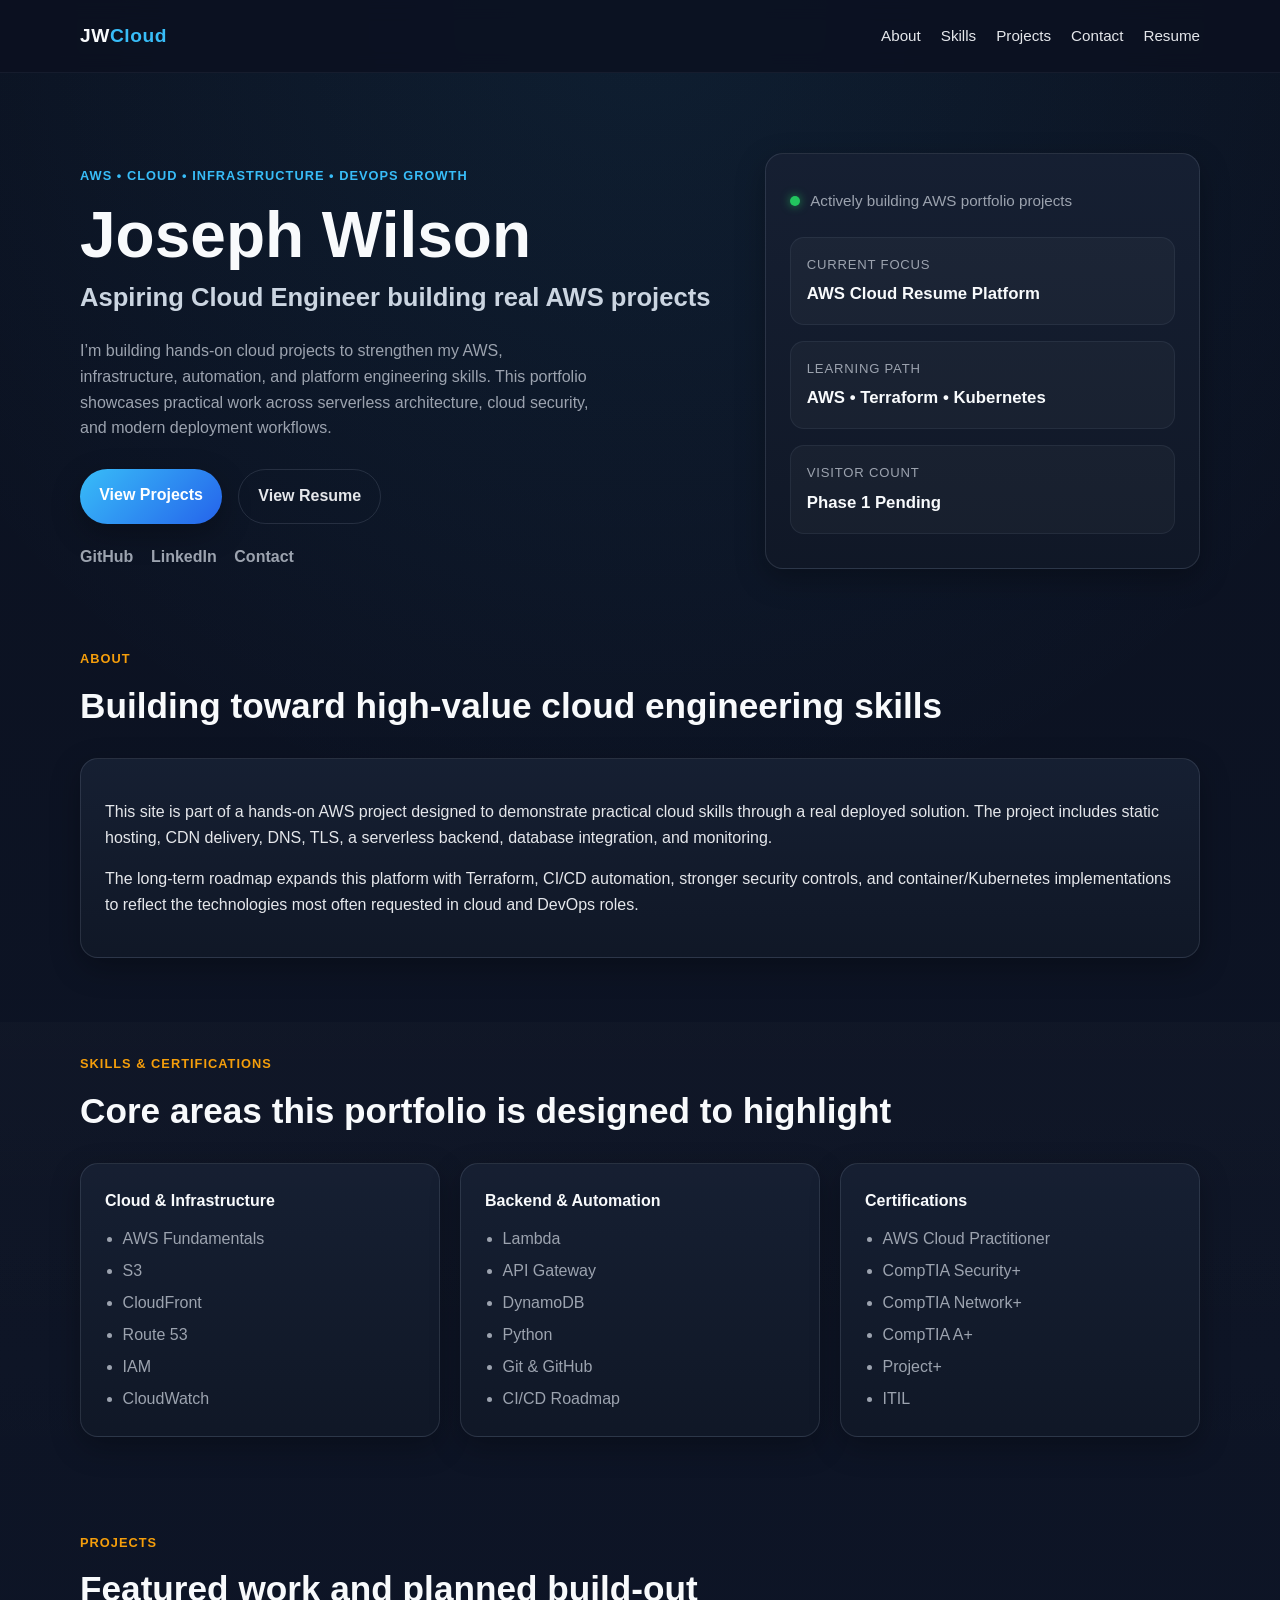
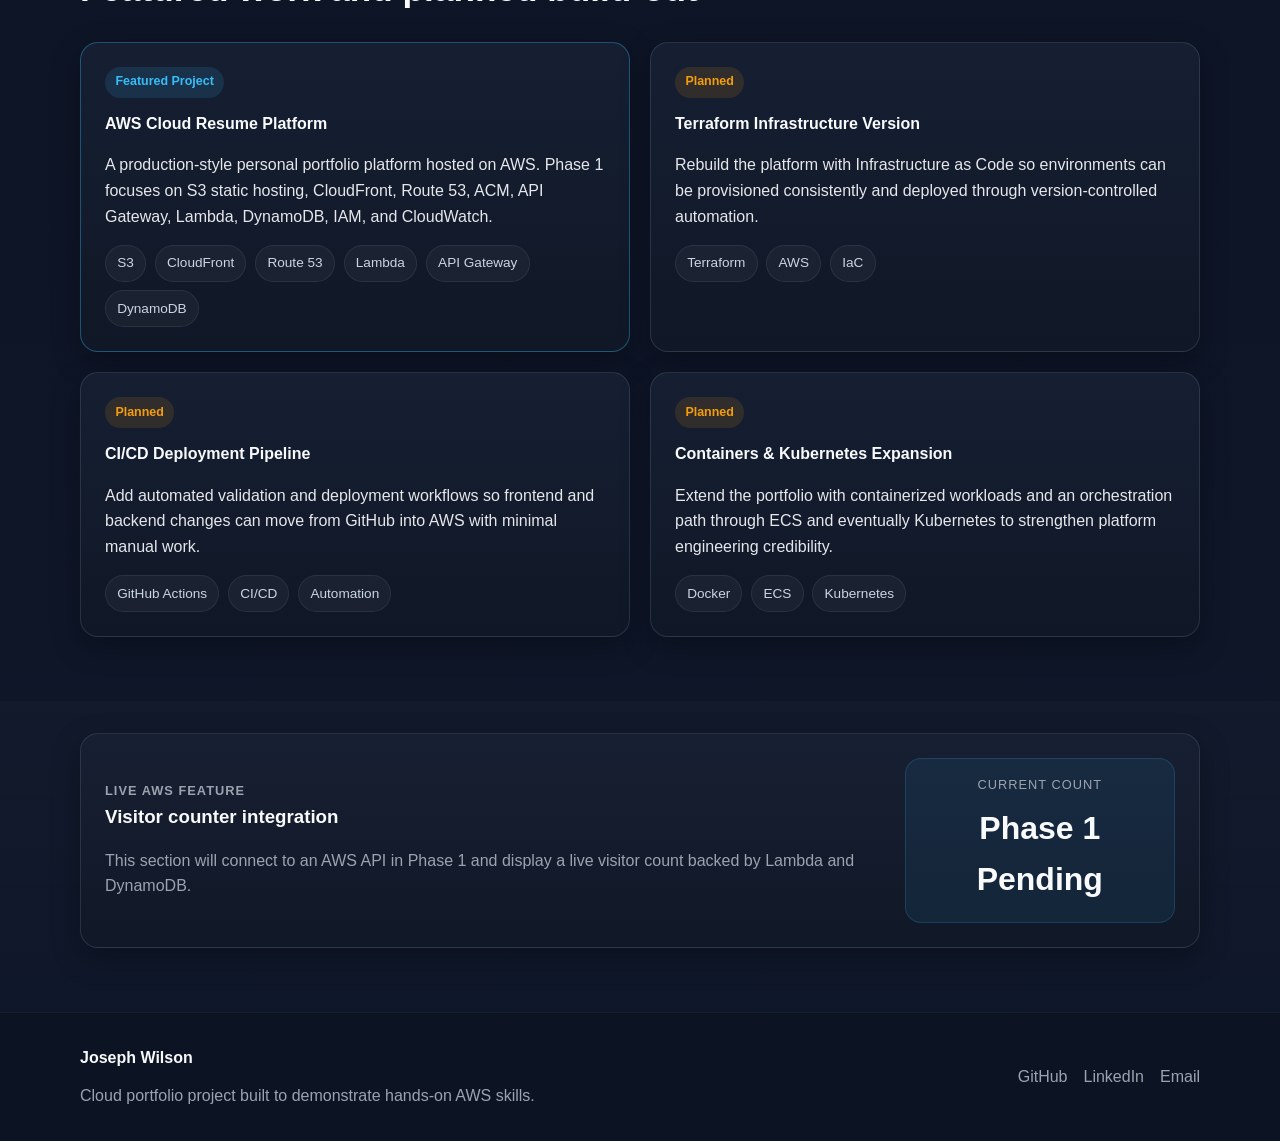
<file: frontend/index.html>
<!DOCTYPE html>
<html lang="en">
<head>
  <meta charset="UTF-8" />
  <meta name="viewport" content="width=device-width, initial-scale=1.0" />
  <title>Joseph Wilson | AWS Cloud Portfolio</title>
  <meta
    name="description"
    content="AWS cloud engineering portfolio for Joseph Wilson featuring cloud projects, certifications, and hands-on AWS experience."
  />
  <link rel="stylesheet" href="styles.css" />
</head>
<body>
  <header class="site-header">
    <div class="container nav-container">
      <a href="index.html" class="logo">JW<span class="accent">Cloud</span></a>
      <nav class="main-nav">
        <a href="#about">About</a>
        <a href="#skills">Skills</a>
        <a href="#projects">Projects</a>
        <a href="#contact">Contact</a>
        <a href="resume.html">Resume</a>
      </nav>
    </div>
  </header>

  <main>
    <section class="hero">
      <div class="container hero-grid">
        <div class="hero-text">
          <p class="eyebrow">AWS • Cloud • Infrastructure • DevOps Growth</p>
          <h1>Joseph Wilson</h1>
          <h2>Aspiring Cloud Engineer building real AWS projects</h2>
          <p class="hero-description">
            I’m building hands-on cloud projects to strengthen my AWS, infrastructure,
            automation, and platform engineering skills. This portfolio showcases
            practical work across serverless architecture, cloud security, and
            modern deployment workflows.
          </p>

          <div class="hero-actions">
            <a class="btn btn-primary" href="#projects">View Projects</a>
            <a class="btn btn-secondary" href="resume.html">View Resume</a>
          </div>

          <div class="hero-links">
            <a href="https://github.com/" target="_blank" rel="noopener noreferrer">GitHub</a>
            <a href="https://www.linkedin.com/" target="_blank" rel="noopener noreferrer">LinkedIn</a>
            <a href="#contact">Contact</a>
          </div>
        </div>

        <aside class="hero-card">
          <div class="status-row">
            <span class="status-dot"></span>
            <span>Actively building AWS portfolio projects</span>
          </div>

          <div class="hero-stat">
            <span class="stat-label">Current Focus</span>
            <span class="stat-value">AWS Cloud Resume Platform</span>
          </div>

          <div class="hero-stat">
            <span class="stat-label">Learning Path</span>
            <span class="stat-value">AWS • Terraform • Kubernetes</span>
          </div>

          <div class="hero-stat">
            <span class="stat-label">Visitor Count</span>
            <span class="stat-value" id="visitor-count">Loading...</span>
          </div>
        </aside>
      </div>
    </section>

    <section id="about" class="section">
      <div class="container">
        <div class="section-heading">
          <p class="section-label">About</p>
          <h3>Building toward high-value cloud engineering skills</h3>
        </div>

        <div class="card">
          <p>
            This site is part of a hands-on AWS project designed to demonstrate
            practical cloud skills through a real deployed solution. The project
            includes static hosting, CDN delivery, DNS, TLS, a serverless backend,
            database integration, and monitoring.
          </p>
          <p>
            The long-term roadmap expands this platform with Terraform,
            CI/CD automation, stronger security controls, and container/Kubernetes
            implementations to reflect the technologies most often requested in
            cloud and DevOps roles.
          </p>
        </div>
      </div>
    </section>

    <section id="skills" class="section alt-section">
      <div class="container">
        <div class="section-heading">
          <p class="section-label">Skills & Certifications</p>
          <h3>Core areas this portfolio is designed to highlight</h3>
        </div>

        <div class="grid three-col">
          <article class="card skill-card">
            <h4>Cloud & Infrastructure</h4>
            <ul>
              <li>AWS Fundamentals</li>
              <li>S3</li>
              <li>CloudFront</li>
              <li>Route 53</li>
              <li>IAM</li>
              <li>CloudWatch</li>
            </ul>
          </article>

          <article class="card skill-card">
            <h4>Backend & Automation</h4>
            <ul>
              <li>Lambda</li>
              <li>API Gateway</li>
              <li>DynamoDB</li>
              <li>Python</li>
              <li>Git & GitHub</li>
              <li>CI/CD Roadmap</li>
            </ul>
          </article>

          <article class="card skill-card">
            <h4>Certifications</h4>
            <ul>
              <li>AWS Cloud Practitioner</li>
              <li>CompTIA Security+</li>
              <li>CompTIA Network+</li>
              <li>CompTIA A+</li>
              <li>Project+</li>
              <li>ITIL</li>
            </ul>
          </article>
        </div>
      </div>
    </section>

    <section id="projects" class="section">
      <div class="container">
        <div class="section-heading">
          <p class="section-label">Projects</p>
          <h3>Featured work and planned build-out</h3>
        </div>

        <div class="grid project-grid">
          <article class="card project-card featured">
            <div class="project-tag">Featured Project</div>
            <h4>AWS Cloud Resume Platform</h4>
            <p>
              A production-style personal portfolio platform hosted on AWS.
              Phase 1 focuses on S3 static hosting, CloudFront, Route 53, ACM,
              API Gateway, Lambda, DynamoDB, IAM, and CloudWatch.
            </p>
            <div class="tech-list">
              <span>S3</span>
              <span>CloudFront</span>
              <span>Route 53</span>
              <span>Lambda</span>
              <span>API Gateway</span>
              <span>DynamoDB</span>
            </div>
          </article>

          <article class="card project-card">
            <div class="project-tag muted">Planned</div>
            <h4>Terraform Infrastructure Version</h4>
            <p>
              Rebuild the platform with Infrastructure as Code so environments
              can be provisioned consistently and deployed through version-controlled
              automation.
            </p>
            <div class="tech-list">
              <span>Terraform</span>
              <span>AWS</span>
              <span>IaC</span>
            </div>
          </article>

          <article class="card project-card">
            <div class="project-tag muted">Planned</div>
            <h4>CI/CD Deployment Pipeline</h4>
            <p>
              Add automated validation and deployment workflows so frontend and
              backend changes can move from GitHub into AWS with minimal manual work.
            </p>
            <div class="tech-list">
              <span>GitHub Actions</span>
              <span>CI/CD</span>
              <span>Automation</span>
            </div>
          </article>

          <article class="card project-card">
            <div class="project-tag muted">Planned</div>
            <h4>Containers & Kubernetes Expansion</h4>
            <p>
              Extend the portfolio with containerized workloads and an orchestration
              path through ECS and eventually Kubernetes to strengthen platform
              engineering credibility.
            </p>
            <div class="tech-list">
              <span>Docker</span>
              <span>ECS</span>
              <span>Kubernetes</span>
            </div>
          </article>
        </div>
      </div>
    </section>

    <section class="section alt-section">
      <div class="container">
        <div class="banner-card">
          <div>
            <p class="section-label">Live AWS Feature</p>
            <h3>Visitor counter integration</h3>
            <p>
              This section will connect to an AWS API in Phase 1 and display a
              live visitor count backed by Lambda and DynamoDB.
            </p>
          </div>
          <div class="banner-counter">
            <span class="banner-counter-label">Current Count</span>
            <span class="banner-counter-value" id="visitor-count-banner">Loading...</span>
          </div>
        </div>
      </div>
    </section>
  </main>

  <footer id="contact" class="site-footer">
    <div class="container footer-content">
      <div>
        <h4>Joseph Wilson</h4>
        <p>Cloud portfolio project built to demonstrate hands-on AWS skills.</p>
      </div>

      <div class="footer-links">
        <a href="https://github.com/" target="_blank" rel="noopener noreferrer">GitHub</a>
        <a href="https://www.linkedin.com/" target="_blank" rel="noopener noreferrer">LinkedIn</a>
        <a href="mailto:jww2816@gmail.com">Email</a>
      </div>
    </div>
  </footer>

  <script src="app.js"></script>
</body>
</html>
</file>
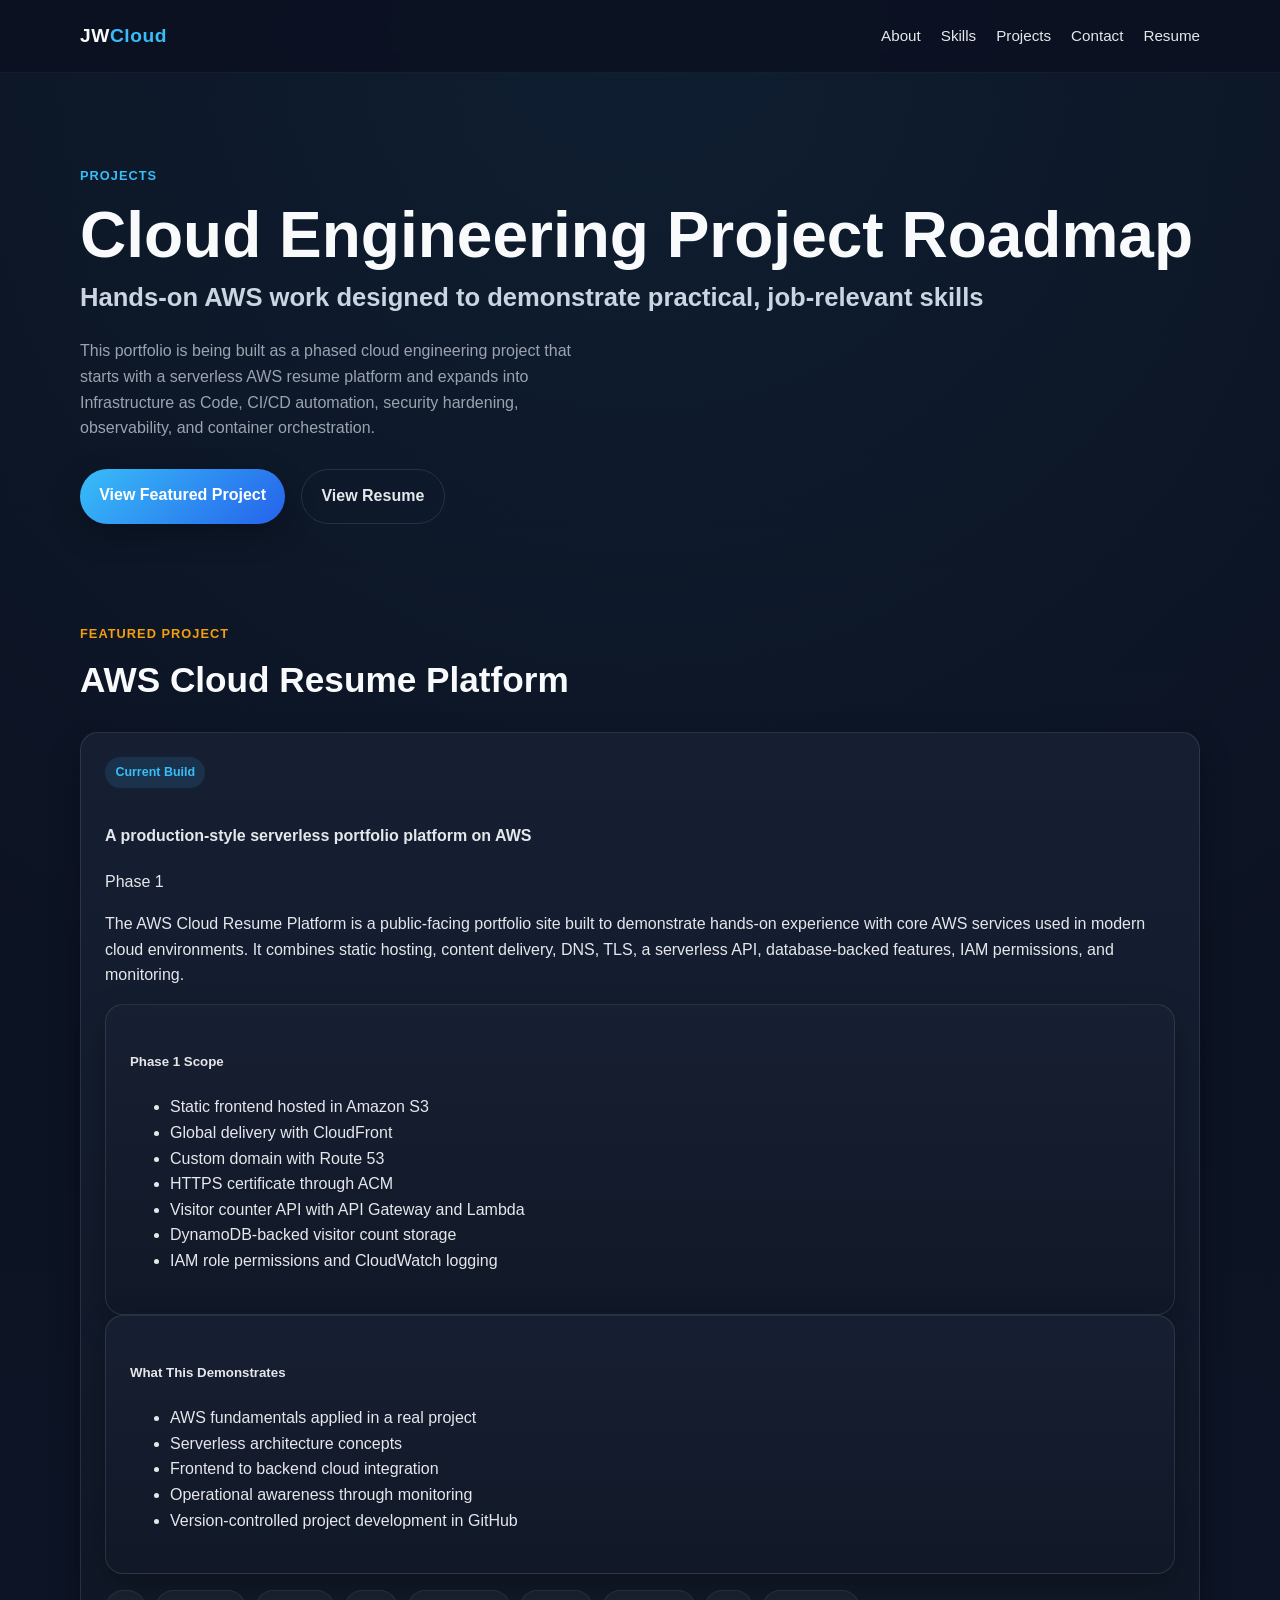
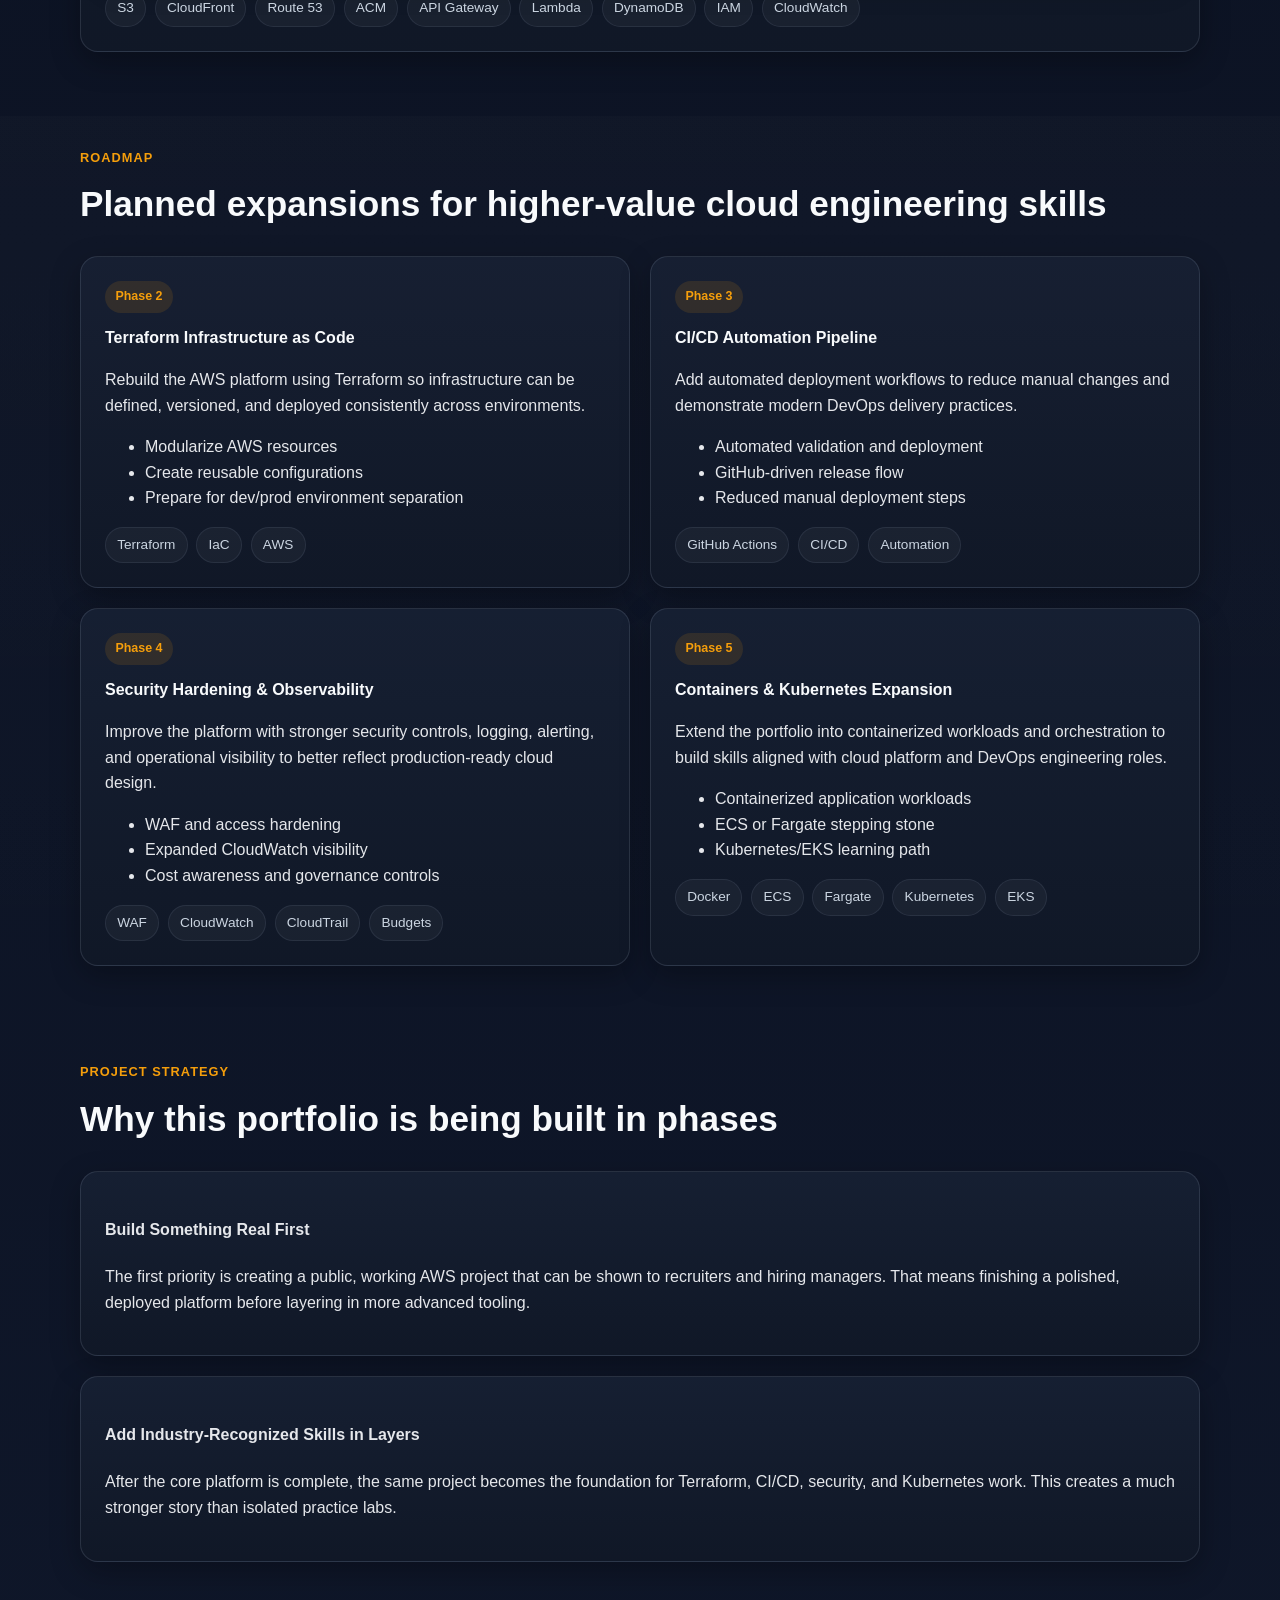
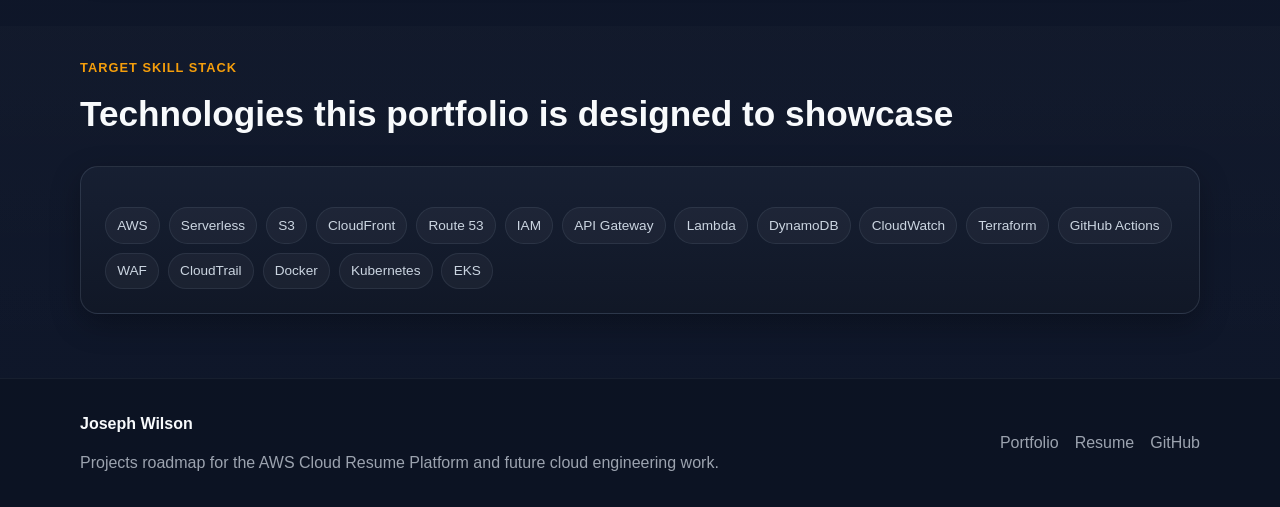
<file: frontend/projects.html>
<!DOCTYPE html>
<html lang="en">
<head>
  <meta charset="UTF-8" />
  <meta name="viewport" content="width=device-width, initial-scale=1.0" />
  <title>Joseph Wilson | Projects</title>
  <meta
    name="description"
    content="Projects page for Joseph Wilson featuring AWS cloud engineering, Terraform, CI/CD, security, and Kubernetes roadmap work."
  />
  <link rel="stylesheet" href="styles.css" />
</head>
<body>
  <header class="site-header">
    <div class="container nav-container">
      <a href="index.html" class="logo">JW<span class="accent">Cloud</span></a>
      <nav class="main-nav">
        <a href="index.html#about">About</a>
        <a href="index.html#skills">Skills</a>
        <a href="projects.html">Projects</a>
        <a href="index.html#contact">Contact</a>
        <a href="resume.html">Resume</a>
      </nav>
    </div>
  </header>

  <main>
    <section class="hero hero-compact">
      <div class="container">
        <p class="eyebrow">Projects</p>
        <h1>Cloud Engineering Project Roadmap</h1>
        <h2>Hands-on AWS work designed to demonstrate practical, job-relevant skills</h2>
        <p class="hero-description">
          This portfolio is being built as a phased cloud engineering project that starts
          with a serverless AWS resume platform and expands into Infrastructure as Code,
          CI/CD automation, security hardening, observability, and container orchestration.
        </p>

        <div class="hero-actions">
          <a class="btn btn-primary" href="#featured-project">View Featured Project</a>
          <a class="btn btn-secondary" href="resume.html">View Resume</a>
        </div>
      </div>
    </section>

    <section id="featured-project" class="section">
      <div class="container">
        <div class="section-heading">
          <p class="section-label">Featured Project</p>
          <h3>AWS Cloud Resume Platform</h3>
        </div>

        <article class="card project-detail-card">
          <div class="project-detail-header">
            <div>
              <div class="project-tag">Current Build</div>
              <h4>A production-style serverless portfolio platform on AWS</h4>
            </div>
            <span class="resume-date">Phase 1</span>
          </div>

          <p>
            The AWS Cloud Resume Platform is a public-facing portfolio site built to
            demonstrate hands-on experience with core AWS services used in modern cloud
            environments. It combines static hosting, content delivery, DNS, TLS, a
            serverless API, database-backed features, IAM permissions, and monitoring.
          </p>

          <div class="project-detail-grid">
            <div class="card inner-card">
              <h5>Phase 1 Scope</h5>
              <ul class="resume-list">
                <li>Static frontend hosted in Amazon S3</li>
                <li>Global delivery with CloudFront</li>
                <li>Custom domain with Route 53</li>
                <li>HTTPS certificate through ACM</li>
                <li>Visitor counter API with API Gateway and Lambda</li>
                <li>DynamoDB-backed visitor count storage</li>
                <li>IAM role permissions and CloudWatch logging</li>
              </ul>
            </div>

            <div class="card inner-card">
              <h5>What This Demonstrates</h5>
              <ul class="resume-list">
                <li>AWS fundamentals applied in a real project</li>
                <li>Serverless architecture concepts</li>
                <li>Frontend to backend cloud integration</li>
                <li>Operational awareness through monitoring</li>
                <li>Version-controlled project development in GitHub</li>
              </ul>
            </div>
          </div>

          <div class="tech-list">
            <span>S3</span>
            <span>CloudFront</span>
            <span>Route 53</span>
            <span>ACM</span>
            <span>API Gateway</span>
            <span>Lambda</span>
            <span>DynamoDB</span>
            <span>IAM</span>
            <span>CloudWatch</span>
          </div>
        </article>
      </div>
    </section>

    <section class="section alt-section">
      <div class="container">
        <div class="section-heading">
          <p class="section-label">Roadmap</p>
          <h3>Planned expansions for higher-value cloud engineering skills</h3>
        </div>

        <div class="grid project-grid">
          <article class="card project-card">
            <div class="project-tag muted">Phase 2</div>
            <h4>Terraform Infrastructure as Code</h4>
            <p>
              Rebuild the AWS platform using Terraform so infrastructure can be defined,
              versioned, and deployed consistently across environments.
            </p>
            <ul class="resume-list compact-list">
              <li>Modularize AWS resources</li>
              <li>Create reusable configurations</li>
              <li>Prepare for dev/prod environment separation</li>
            </ul>
            <div class="tech-list">
              <span>Terraform</span>
              <span>IaC</span>
              <span>AWS</span>
            </div>
          </article>

          <article class="card project-card">
            <div class="project-tag muted">Phase 3</div>
            <h4>CI/CD Automation Pipeline</h4>
            <p>
              Add automated deployment workflows to reduce manual changes and demonstrate
              modern DevOps delivery practices.
            </p>
            <ul class="resume-list compact-list">
              <li>Automated validation and deployment</li>
              <li>GitHub-driven release flow</li>
              <li>Reduced manual deployment steps</li>
            </ul>
            <div class="tech-list">
              <span>GitHub Actions</span>
              <span>CI/CD</span>
              <span>Automation</span>
            </div>
          </article>

          <article class="card project-card">
            <div class="project-tag muted">Phase 4</div>
            <h4>Security Hardening & Observability</h4>
            <p>
              Improve the platform with stronger security controls, logging, alerting,
              and operational visibility to better reflect production-ready cloud design.
            </p>
            <ul class="resume-list compact-list">
              <li>WAF and access hardening</li>
              <li>Expanded CloudWatch visibility</li>
              <li>Cost awareness and governance controls</li>
            </ul>
            <div class="tech-list">
              <span>WAF</span>
              <span>CloudWatch</span>
              <span>CloudTrail</span>
              <span>Budgets</span>
            </div>
          </article>

          <article class="card project-card">
            <div class="project-tag muted">Phase 5</div>
            <h4>Containers & Kubernetes Expansion</h4>
            <p>
              Extend the portfolio into containerized workloads and orchestration to
              build skills aligned with cloud platform and DevOps engineering roles.
            </p>
            <ul class="resume-list compact-list">
              <li>Containerized application workloads</li>
              <li>ECS or Fargate stepping stone</li>
              <li>Kubernetes/EKS learning path</li>
            </ul>
            <div class="tech-list">
              <span>Docker</span>
              <span>ECS</span>
              <span>Fargate</span>
              <span>Kubernetes</span>
              <span>EKS</span>
            </div>
          </article>
        </div>
      </div>
    </section>

    <section class="section">
      <div class="container">
        <div class="section-heading">
          <p class="section-label">Project Strategy</p>
          <h3>Why this portfolio is being built in phases</h3>
        </div>

        <div class="grid two-col">
          <article class="card">
            <h4>Build Something Real First</h4>
            <p>
              The first priority is creating a public, working AWS project that can be
              shown to recruiters and hiring managers. That means finishing a polished,
              deployed platform before layering in more advanced tooling.
            </p>
          </article>

          <article class="card">
            <h4>Add Industry-Recognized Skills in Layers</h4>
            <p>
              After the core platform is complete, the same project becomes the foundation
              for Terraform, CI/CD, security, and Kubernetes work. This creates a much
              stronger story than isolated practice labs.
            </p>
          </article>
        </div>
      </div>
    </section>

    <section class="section alt-section">
      <div class="container">
        <div class="section-heading">
          <p class="section-label">Target Skill Stack</p>
          <h3>Technologies this portfolio is designed to showcase</h3>
        </div>

        <article class="card">
          <div class="tech-list">
            <span>AWS</span>
            <span>Serverless</span>
            <span>S3</span>
            <span>CloudFront</span>
            <span>Route 53</span>
            <span>IAM</span>
            <span>API Gateway</span>
            <span>Lambda</span>
            <span>DynamoDB</span>
            <span>CloudWatch</span>
            <span>Terraform</span>
            <span>GitHub Actions</span>
            <span>WAF</span>
            <span>CloudTrail</span>
            <span>Docker</span>
            <span>Kubernetes</span>
            <span>EKS</span>
          </div>
        </article>
      </div>
    </section>
  </main>

  <footer class="site-footer">
    <div class="container footer-content">
      <div>
        <h4>Joseph Wilson</h4>
        <p>Projects roadmap for the AWS Cloud Resume Platform and future cloud engineering work.</p>
      </div>

      <div class="footer-links">
        <a href="index.html">Portfolio</a>
        <a href="resume.html">Resume</a>
        <a href="https://github.com/" target="_blank" rel="noopener noreferrer">GitHub</a>
      </div>
    </div>
  </footer>
</body>
</html>
</file>
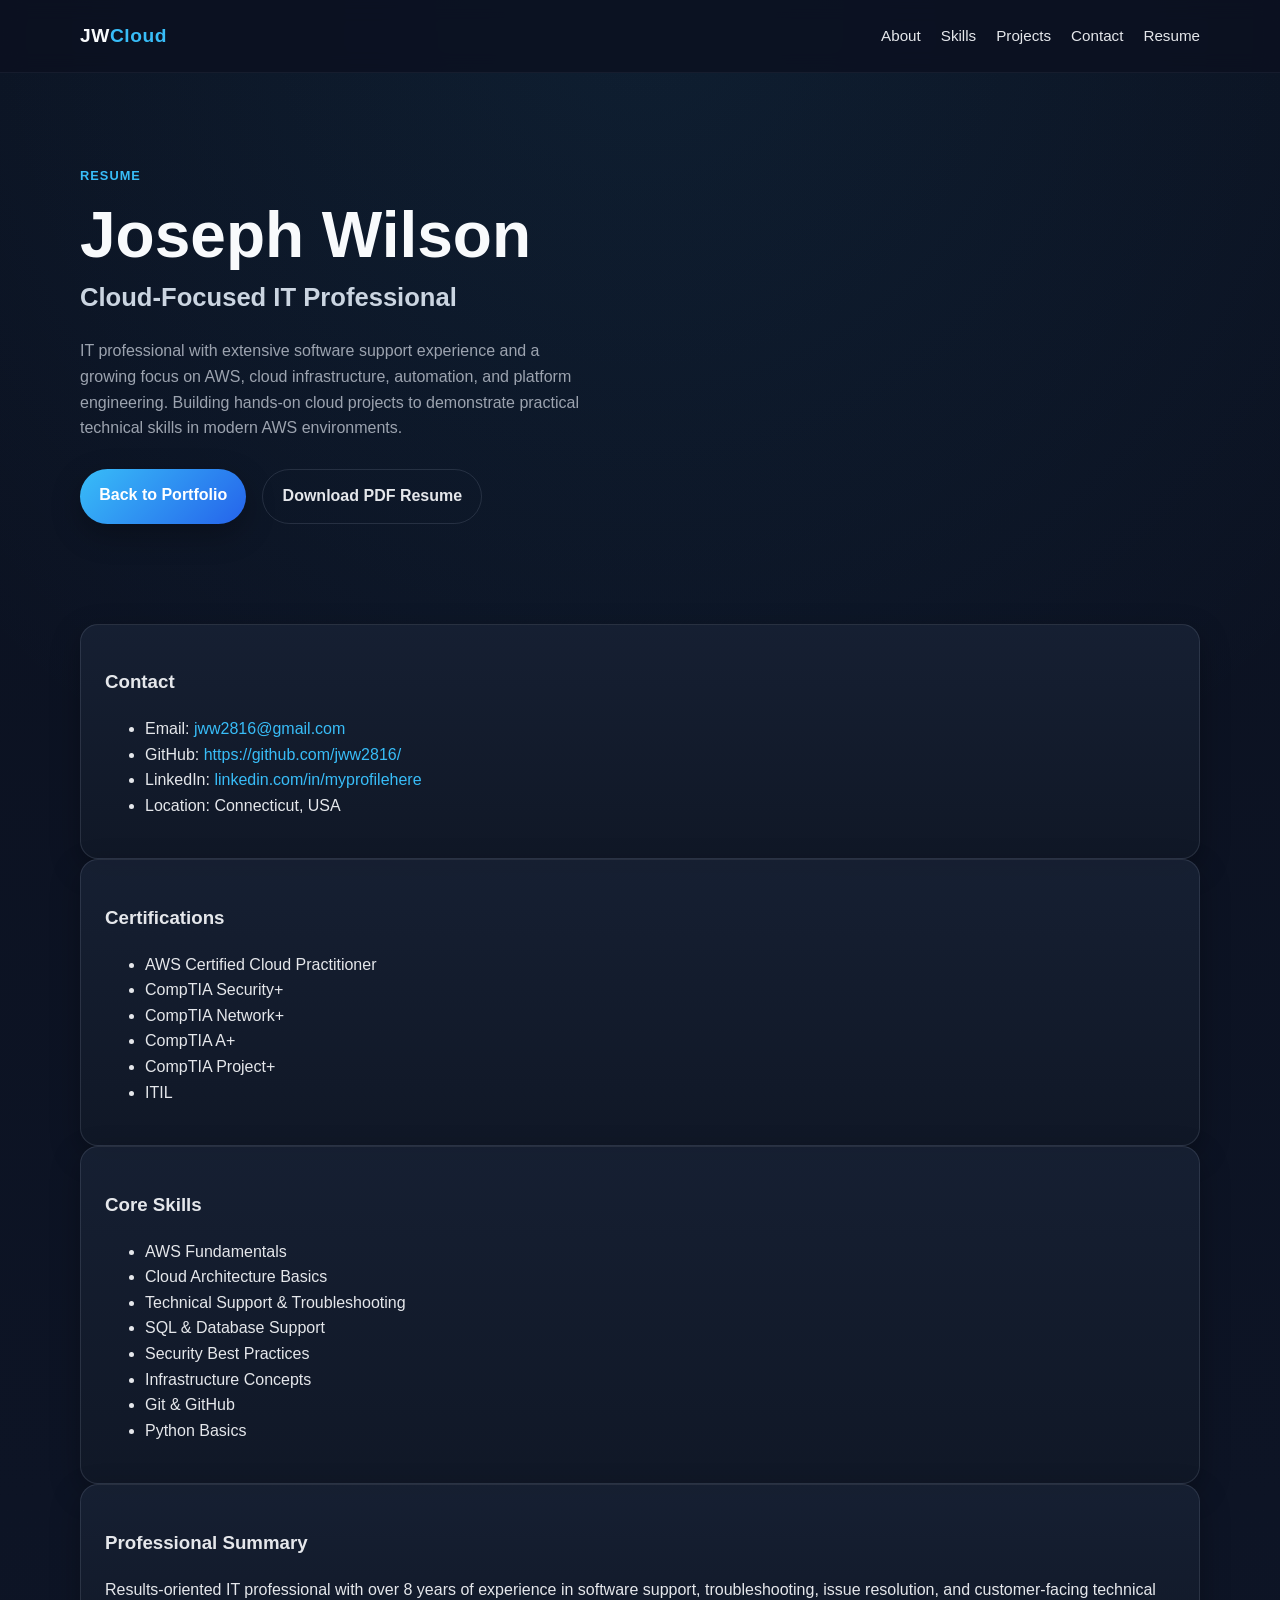
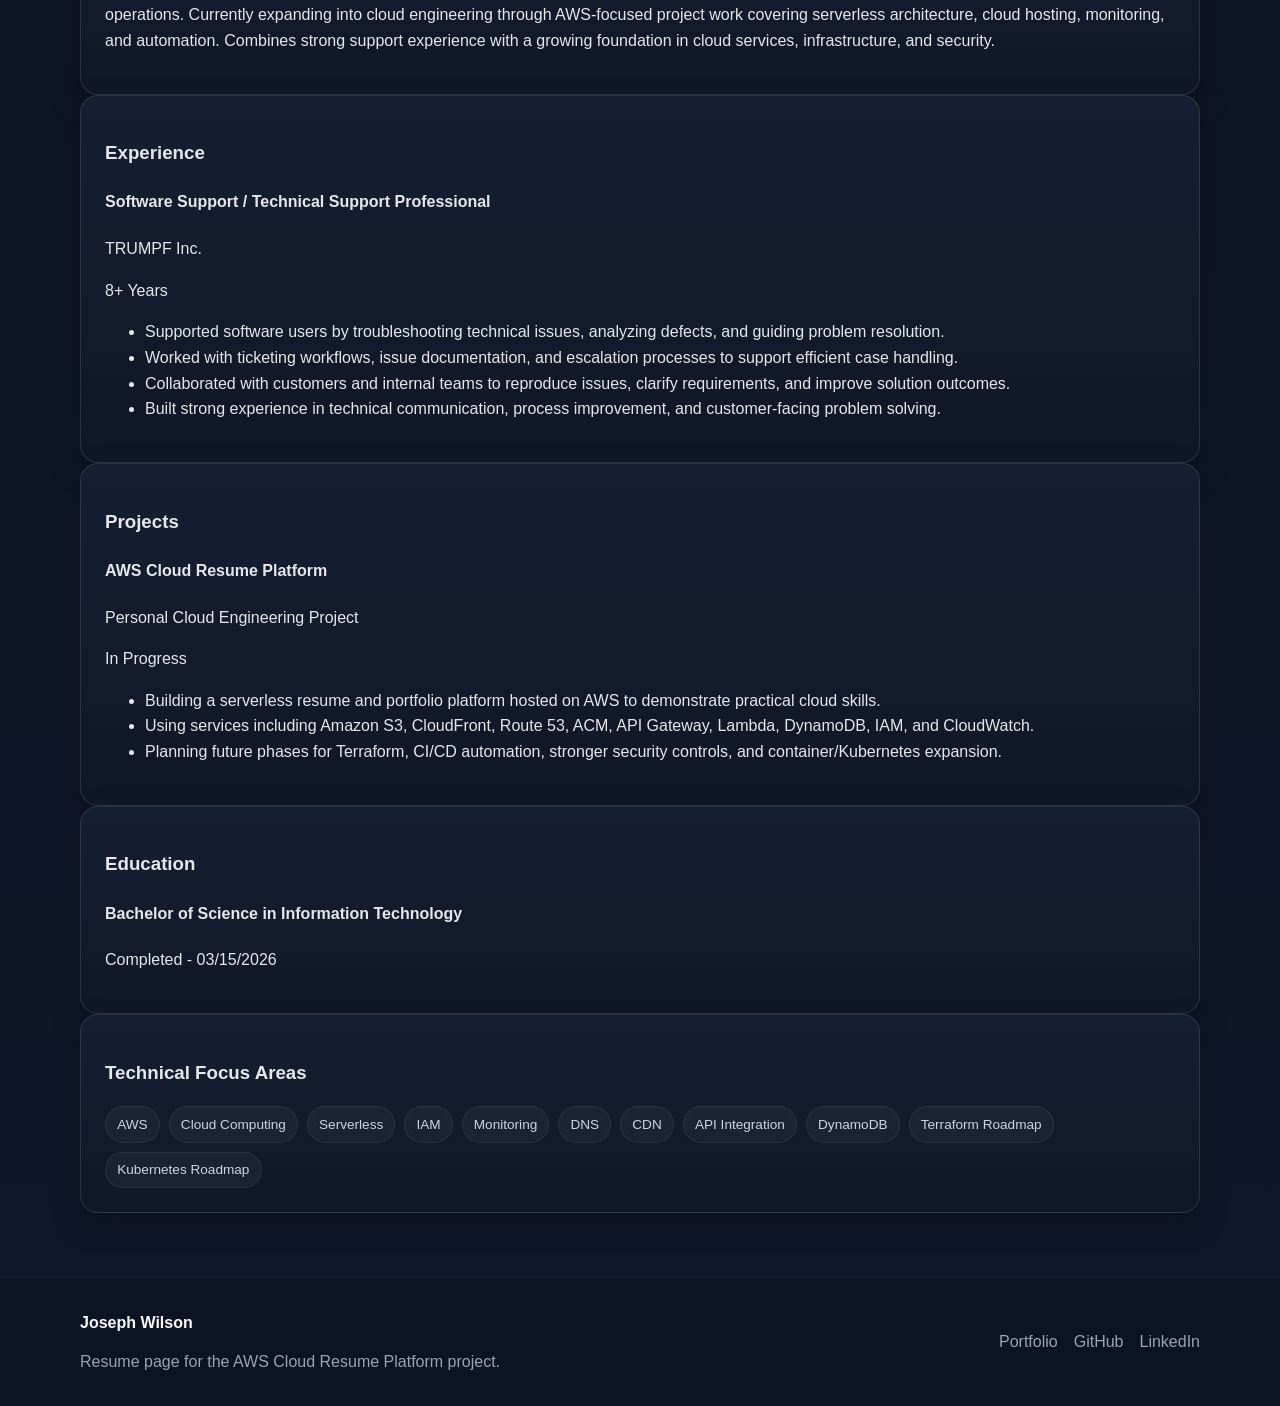
<file: frontend/resume.html>
<!DOCTYPE html>
<html lang="en">
<head>
  <meta charset="UTF-8" />
  <meta name="viewport" content="width=device-width, initial-scale=1.0" />
  <title>Joseph Wilson | Resume</title>
  <meta
    name="description"
    content="Resume page for Joseph Wilson featuring cloud, IT support, and technical experience."
  />
  <link rel="stylesheet" href="styles.css" />
</head>
<body>
  <header class="site-header">
    <div class="container nav-container">
      <a href="index.html" class="logo">JW<span class="accent">Cloud</span></a>
      <nav class="main-nav">
        <a href="index.html#about">About</a>
        <a href="index.html#skills">Skills</a>
        <a href="index.html#projects">Projects</a>
        <a href="index.html#contact">Contact</a>
        <a href="resume.html">Resume</a>
      </nav>
    </div>
  </header>

  <main>
    <section class="hero hero-compact">
      <div class="container">
        <p class="eyebrow">Resume</p>
        <h1>Joseph Wilson</h1>
        <h2>Cloud-Focused IT Professional</h2>
        <p class="hero-description">
          IT professional with extensive software support experience and a growing
          focus on AWS, cloud infrastructure, automation, and platform engineering.
          Building hands-on cloud projects to demonstrate practical technical skills
          in modern AWS environments.
        </p>

        <div class="hero-actions">
          <a class="btn btn-primary" href="index.html">Back to Portfolio</a>
          <a class="btn btn-secondary" href="Joseph-Wilson-Resume.pdf" target="_blank" rel="noopener noreferrer">Download PDF Resume</a>
        </div>
      </div>
    </section>

    <section class="section">
      <div class="container resume-layout">
        <aside class="resume-sidebar">
          <article class="card">
            <h3>Contact</h3>
            <ul class="resume-list plain-list">
              <li>Email: <a href="mailto:jww2816@gmail.com">jww2816@gmail.com</a></li>
              <li>GitHub: <a href="https://github.com/jww2816/ target="_blank" rel="noopener noreferrer">https://github.com/jww2816/</a></li>
              <li>LinkedIn: <a href="https://www.linkedin.com/" target="_blank" rel="noopener noreferrer">linkedin.com/in/myprofilehere</a></li>
              <li>Location: Connecticut, USA</li>
            </ul>
          </article>

          <article class="card">
            <h3>Certifications</h3>
            <ul class="resume-list">
              <li>AWS Certified Cloud Practitioner</li>
              <li>CompTIA Security+</li>
              <li>CompTIA Network+</li>
              <li>CompTIA A+</li>
              <li>CompTIA Project+</li>
              <li>ITIL</li>
            </ul>
          </article>

          <article class="card">
            <h3>Core Skills</h3>
            <ul class="resume-list">
              <li>AWS Fundamentals</li>
              <li>Cloud Architecture Basics</li>
              <li>Technical Support & Troubleshooting</li>
              <li>SQL & Database Support</li>
              <li>Security Best Practices</li>
              <li>Infrastructure Concepts</li>
              <li>Git & GitHub</li>
              <li>Python Basics</li>
            </ul>
          </article>
        </aside>

        <div class="resume-main">
          <article class="card resume-section">
            <h3>Professional Summary</h3>
            <p>
              Results-oriented IT professional with over 8 years of experience in
              software support, troubleshooting, issue resolution, and customer-facing
              technical operations. Currently expanding into cloud engineering through
              AWS-focused project work covering serverless architecture, cloud hosting,
              monitoring, and automation. Combines strong support experience with a
              growing foundation in cloud services, infrastructure, and security.
            </p>
          </article>

          <article class="card resume-section">
            <h3>Experience</h3>

            <div class="resume-entry">
              <div class="resume-entry-header">
                <div>
                  <h4>Software Support / Technical Support Professional</h4>
                  <p class="resume-meta">TRUMPF Inc.</p>
                </div>
                <span class="resume-date">8+ Years</span>
              </div>
              <ul class="resume-list">
                <li>Supported software users by troubleshooting technical issues, analyzing defects, and guiding problem resolution.</li>
                <li>Worked with ticketing workflows, issue documentation, and escalation processes to support efficient case handling.</li>
                <li>Collaborated with customers and internal teams to reproduce issues, clarify requirements, and improve solution outcomes.</li>
                <li>Built strong experience in technical communication, process improvement, and customer-facing problem solving.</li>
              </ul>
            </div>
          </article>

          <article class="card resume-section">
            <h3>Projects</h3>

            <div class="resume-entry">
              <div class="resume-entry-header">
                <div>
                  <h4>AWS Cloud Resume Platform</h4>
                  <p class="resume-meta">Personal Cloud Engineering Project</p>
                </div>
                <span class="resume-date">In Progress</span>
              </div>
              <ul class="resume-list">
                <li>Building a serverless resume and portfolio platform hosted on AWS to demonstrate practical cloud skills.</li>
                <li>Using services including Amazon S3, CloudFront, Route 53, ACM, API Gateway, Lambda, DynamoDB, IAM, and CloudWatch.</li>
                <li>Planning future phases for Terraform, CI/CD automation, stronger security controls, and container/Kubernetes expansion.</li>
              </ul>
            </div>
          </article>

          <article class="card resume-section">
            <h3>Education</h3>

            <div class="resume-entry">
              <div class="resume-entry-header">
                <div>
                  <h4>Bachelor of Science in Information Technology</h4>
                  <p class="resume-meta">Completed - 03/15/2026</p>
                </div>
              </div>
            </div>
          </article>

          <article class="card resume-section">
            <h3>Technical Focus Areas</h3>
            <div class="tech-list">
              <span>AWS</span>
              <span>Cloud Computing</span>
              <span>Serverless</span>
              <span>IAM</span>
              <span>Monitoring</span>
              <span>DNS</span>
              <span>CDN</span>
              <span>API Integration</span>
              <span>DynamoDB</span>
              <span>Terraform Roadmap</span>
              <span>Kubernetes Roadmap</span>
            </div>
          </article>
        </div>
      </div>
    </section>
  </main>

  <footer class="site-footer">
    <div class="container footer-content">
      <div>
        <h4>Joseph Wilson</h4>
        <p>Resume page for the AWS Cloud Resume Platform project.</p>
      </div>

      <div class="footer-links">
        <a href="index.html">Portfolio</a>
        <a href="https://github.com/" target="_blank" rel="noopener noreferrer">GitHub</a>
        <a href="https://www.linkedin.com/" target="_blank" rel="noopener noreferrer">LinkedIn</a>
      </div>
    </div>
  </footer>
</body>
</html>
</file>
<file: frontend/styles.css>
:root {
  --bg: #0b1120;
  --bg-alt: #111827;
  --surface: #172033;
  --surface-2: #1d2940;
  --border: rgba(148, 163, 184, 0.18);
  --text: #e5e7eb;
  --text-muted: #9ca3af;
  --heading: #f8fafc;
  --accent: #38bdf8;
  --accent-2: #f59e0b;
  --success: #22c55e;
  --shadow: 0 10px 30px rgba(0, 0, 0, 0.28);
  --radius: 18px;
  --max-width: 1120px;
}

* {
  box-sizing: border-box;
}

html {
  scroll-behavior: smooth;
}

body {
  margin: 0;
  font-family: Arial, Helvetica, sans-serif;
  background:
    radial-gradient(circle at top, rgba(56, 189, 248, 0.08), transparent 30%),
    linear-gradient(180deg, #0b1120 0%, #0f172a 100%);
  color: var(--text);
  line-height: 1.6;
}

img {
  max-width: 100%;
  display: block;
}

a {
  color: var(--accent);
  text-decoration: none;
}

a:hover {
  color: #7dd3fc;
}

.container {
  width: min(var(--max-width), calc(100% - 2rem));
  margin: 0 auto;
}

.site-header {
  position: sticky;
  top: 0;
  z-index: 1000;
  backdrop-filter: blur(10px);
  background: rgba(11, 17, 32, 0.82);
  border-bottom: 1px solid rgba(148, 163, 184, 0.08);
}

.nav-container {
  display: flex;
  align-items: center;
  justify-content: space-between;
  min-height: 72px;
  gap: 1rem;
}

.logo {
  font-size: 1.2rem;
  font-weight: 700;
  color: var(--heading);
  letter-spacing: 0.03em;
}

.logo .accent {
  color: var(--accent);
}

.main-nav {
  display: flex;
  gap: 1.25rem;
  flex-wrap: wrap;
}

.main-nav a {
  color: var(--text);
  font-size: 0.95rem;
}

.main-nav a:hover {
  color: var(--accent);
}

.hero {
  padding: 5rem 0 3rem;
}

.hero-grid {
  display: grid;
  grid-template-columns: 1.5fr 1fr;
  gap: 2rem;
  align-items: stretch;
}

.eyebrow {
  color: var(--accent);
  text-transform: uppercase;
  letter-spacing: 0.08em;
  font-size: 0.8rem;
  font-weight: 700;
  margin-bottom: 1rem;
}

.hero h1 {
  font-size: clamp(2.6rem, 5vw, 4.6rem);
  line-height: 1.05;
  margin: 0 0 0.5rem;
  color: var(--heading);
}

.hero h2 {
  font-size: clamp(1.15rem, 2vw, 1.6rem);
  font-weight: 600;
  color: #cbd5e1;
  margin: 0 0 1.25rem;
}

.hero-description {
  max-width: 58ch;
  color: var(--text-muted);
  margin-bottom: 1.75rem;
}

.hero-actions {
  display: flex;
  gap: 1rem;
  flex-wrap: wrap;
  margin-bottom: 1.25rem;
}

.btn {
  display: inline-block;
  padding: 0.85rem 1.2rem;
  border-radius: 999px;
  font-weight: 700;
  transition: transform 0.2s ease, background 0.2s ease, color 0.2s ease;
}

.btn:hover {
  transform: translateY(-1px);
}

.btn-primary {
  background: linear-gradient(135deg, var(--accent), #2563eb);
  color: white;
  box-shadow: var(--shadow);
}

.btn-primary:hover {
  color: white;
}

.btn-secondary {
  background: transparent;
  color: var(--text);
  border: 1px solid var(--border);
}

.btn-secondary:hover {
  background: rgba(255, 255, 255, 0.04);
  color: var(--heading);
}

.hero-links {
  display: flex;
  gap: 1.1rem;
  flex-wrap: wrap;
}

.hero-links a {
  color: var(--text-muted);
  font-weight: 600;
}

.hero-links a:hover {
  color: var(--accent);
}

.hero-card,
.card,
.banner-card {
  background: linear-gradient(180deg, rgba(23, 32, 51, 0.94), rgba(17, 24, 39, 0.94));
  border: 1px solid var(--border);
  border-radius: var(--radius);
  box-shadow: var(--shadow);
}

.hero-card {
  padding: 1.5rem;
  display: flex;
  flex-direction: column;
  gap: 1rem;
  justify-content: center;
}

.status-row {
  display: flex;
  align-items: center;
  gap: 0.65rem;
  color: var(--text-muted);
  font-size: 0.95rem;
  margin-bottom: 0.5rem;
}

.status-dot {
  width: 10px;
  height: 10px;
  border-radius: 50%;
  background: var(--success);
  box-shadow: 0 0 10px rgba(34, 197, 94, 0.7);
}

.hero-stat {
  padding: 1rem;
  border-radius: 14px;
  background: rgba(255, 255, 255, 0.03);
  border: 1px solid rgba(148, 163, 184, 0.1);
}

.stat-label {
  display: block;
  font-size: 0.82rem;
  text-transform: uppercase;
  letter-spacing: 0.06em;
  color: var(--text-muted);
  margin-bottom: 0.4rem;
}

.stat-value {
  display: block;
  font-size: 1.05rem;
  font-weight: 700;
  color: var(--heading);
}

.section {
  padding: 2rem 0 4rem;
}

.alt-section {
  background: linear-gradient(180deg, rgba(255, 255, 255, 0.015), rgba(255, 255, 255, 0));
}

.section-heading {
  margin-bottom: 1.5rem;
}

.section-label {
  color: var(--accent-2);
  text-transform: uppercase;
  letter-spacing: 0.08em;
  font-size: 0.8rem;
  font-weight: 700;
  margin: 0 0 0.5rem;
}

.section-heading h3 {
  margin: 0;
  font-size: clamp(1.6rem, 3vw, 2.2rem);
  color: var(--heading);
}

.card {
  padding: 1.5rem;
}

.grid {
  display: grid;
  gap: 1.25rem;
}

.three-col {
  grid-template-columns: repeat(3, minmax(0, 1fr));
}

.skill-card h4,
.project-card h4,
.site-footer h4 {
  margin-top: 0;
  margin-bottom: 0.8rem;
  color: var(--heading);
}

.skill-card ul {
  margin: 0;
  padding-left: 1.1rem;
  color: var(--text-muted);
}

.skill-card li + li {
  margin-top: 0.4rem;
}

.project-grid {
  grid-template-columns: repeat(2, minmax(0, 1fr));
}

.project-card {
  position: relative;
  overflow: hidden;
}

.project-card.featured {
  border-color: rgba(56, 189, 248, 0.35);
}

.project-tag {
  display: inline-block;
  margin-bottom: 0.8rem;
  padding: 0.35rem 0.65rem;
  border-radius: 999px;
  font-size: 0.78rem;
  font-weight: 700;
  background: rgba(56, 189, 248, 0.12);
  color: var(--accent);
}

.project-tag.muted {
  background: rgba(245, 158, 11, 0.12);
  color: var(--accent-2);
}

.tech-list {
  display: flex;
  flex-wrap: wrap;
  gap: 0.55rem;
  margin-top: 1rem;
}

.tech-list span {
  padding: 0.4rem 0.7rem;
  border-radius: 999px;
  background: rgba(255, 255, 255, 0.04);
  color: #cbd5e1;
  font-size: 0.85rem;
  border: 1px solid rgba(148, 163, 184, 0.12);
}

.banner-card {
  padding: 1.5rem;
  display: flex;
  justify-content: space-between;
  gap: 1.5rem;
  align-items: center;
}

.banner-card h3 {
  margin-top: 0;
  margin-bottom: 0.5rem;
  color: var(--heading);
}

.banner-card p {
  margin-bottom: 0;
  color: var(--text-muted);
}

.banner-counter {
  min-width: 180px;
  text-align: center;
  padding: 1rem;
  border-radius: 16px;
  background: rgba(56, 189, 248, 0.08);
  border: 1px solid rgba(56, 189, 248, 0.18);
}

.banner-counter-label {
  display: block;
  font-size: 0.8rem;
  text-transform: uppercase;
  letter-spacing: 0.08em;
  color: var(--text-muted);
  margin-bottom: 0.5rem;
}

.banner-counter-value {
  font-size: 2rem;
  font-weight: 800;
  color: var(--heading);
}

.site-footer {
  border-top: 1px solid rgba(148, 163, 184, 0.08);
  padding: 2rem 0;
  background: rgba(11, 17, 32, 0.65);
}

.footer-content {
  display: flex;
  justify-content: space-between;
  gap: 1.5rem;
  align-items: center;
}

.footer-content p {
  margin: 0.35rem 0 0;
  color: var(--text-muted);
}

.footer-links {
  display: flex;
  gap: 1rem;
  flex-wrap: wrap;
}

.footer-links a {
  color: var(--text-muted);
}

.footer-links a:hover {
  color: var(--accent);
}

@media (max-width: 900px) {
  .hero-grid,
  .three-col,
  .project-grid,
  .banner-card,
  .footer-content {
    grid-template-columns: 1fr;
    display: grid;
  }

  .banner-card,
  .footer-content {
    text-align: left;
  }

  .banner-counter {
    min-width: 0;
  }
}

@media (max-width: 720px) {
  .nav-container {
    flex-direction: column;
    align-items: flex-start;
    padding: 1rem 0;
  }

  .main-nav {
    gap: 0.9rem;
  }

  .hero {
    padding-top: 3.5rem;
  }

  .hero-actions {
    flex-direction: column;
    align-items: stretch;
  }

  .btn {
    text-align: center;
  }

  .hero-compact {
  padding: 4rem 0 2rem;
}

.resume-layout {
  display: grid;
  grid-template-columns: 320px 1fr;
  gap: 1.5rem;
  align-items: start;
}

.resume-sidebar,
.resume-main {
  display: grid;
  gap: 1.25rem;
}

.resume-section h3,
.resume-sidebar h3 {
  margin-top: 0;
  margin-bottom: 1rem;
  color: var(--heading);
}

.resume-entry + .resume-entry {
  margin-top: 1.5rem;
  padding-top: 1.5rem;
  border-top: 1px solid rgba(148, 163, 184, 0.12);
}

.resume-entry-header {
  display: flex;
  justify-content: space-between;
  align-items: start;
  gap: 1rem;
  margin-bottom: 0.75rem;
}

.resume-entry-header h4 {
  margin: 0 0 0.25rem;
  color: var(--heading);
}

.resume-meta {
  margin: 0;
  color: var(--text-muted);
  font-weight: 600;
}

.resume-date {
  color: var(--accent);
  font-weight: 700;
  white-space: nowrap;
}

.resume-list {
  margin: 0;
  padding-left: 1.2rem;
  color: var(--text-muted);
}

.resume-list li + li {
  margin-top: 0.45rem;
}

.plain-list {
  list-style: none;
  padding-left: 0;
}

.plain-list li + li {
  margin-top: 0.65rem;
}

@media (max-width: 900px) {
  .resume-layout {
    grid-template-columns: 1fr;
  }

  .resume-entry-header {
    flex-direction: column;
  }

  .resume-date {
    white-space: normal;
  }
}

.project-detail-card {
  padding: 1.5rem;
}

.project-detail-header {
  display: flex;
  justify-content: space-between;
  align-items: start;
  gap: 1rem;
  margin-bottom: 1rem;
}

.project-detail-header h4 {
  margin: 0.35rem 0 0;
  color: var(--heading);
  font-size: 1.35rem;
}

.project-detail-grid {
  display: grid;
  grid-template-columns: repeat(2, minmax(0, 1fr));
  gap: 1rem;
  margin: 1.25rem 0;
}

.inner-card {
  padding: 1.25rem;
  background: rgba(255, 255, 255, 0.025);
}

.inner-card h5 {
  margin-top: 0;
  margin-bottom: 0.85rem;
  color: var(--heading);
  font-size: 1rem;
}

.two-col {
  grid-template-columns: repeat(2, minmax(0, 1fr));
}

.compact-list li + li {
  margin-top: 0.35rem;
}

@media (max-width: 900px) {
  .project-detail-header,
  .project-detail-grid,
  .two-col {
    grid-template-columns: 1fr;
    display: grid;
  }
}

}
</file>
